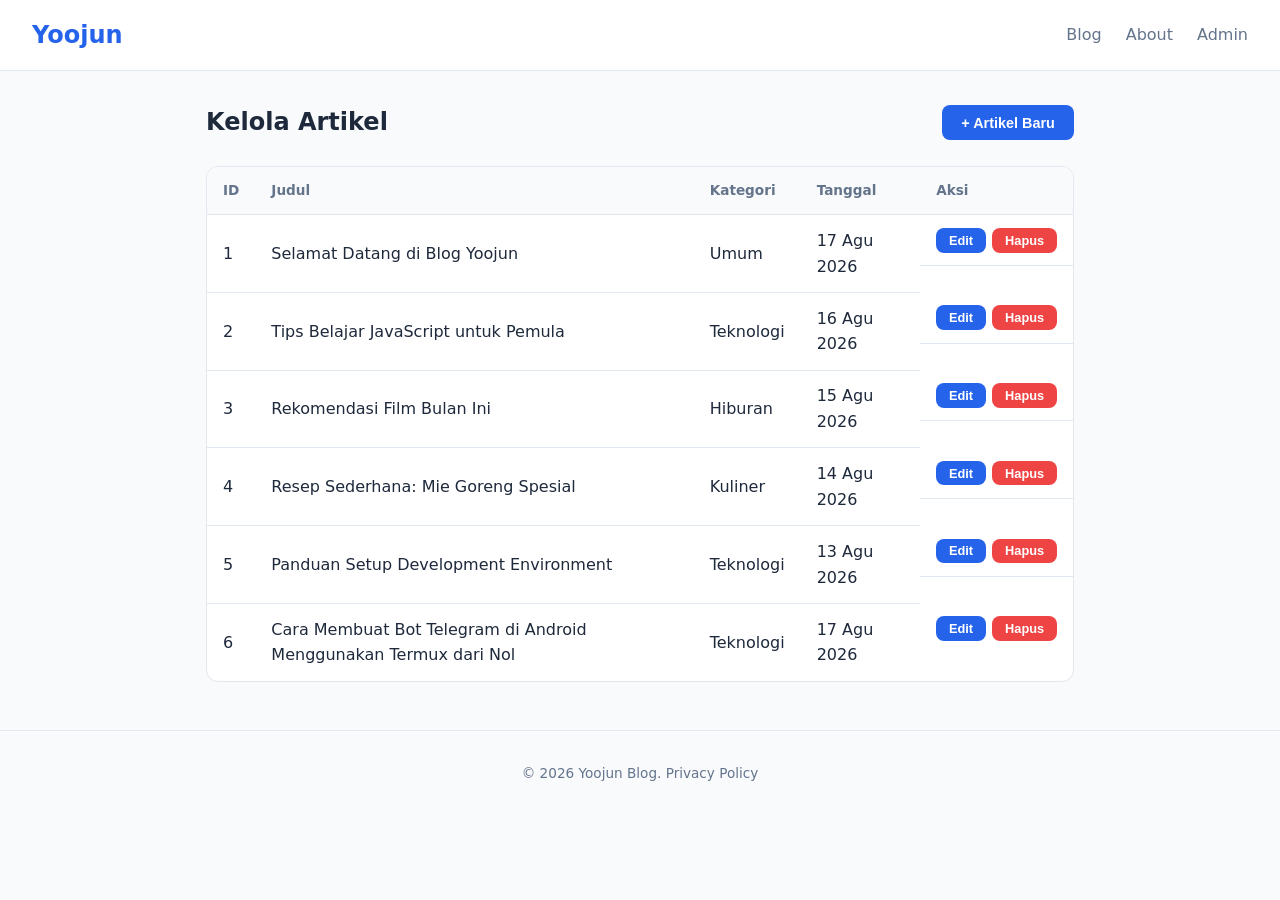
<file: admin.html>
<!DOCTYPE html>
<html lang="id">
<head>
    <meta charset="UTF-8">
    <meta name="viewport" content="width=device-width, initial-scale=1.0">
    <title>Admin - Yoojun Blog</title>
    <script async src="https://pagead2.googlesyndication.com/pagead/js/adsbygoogle.js?client=ca-pub-4374977440367949" crossorigin="anonymous"></script>
    <link rel="stylesheet" href="css/style.css">
</head>
<body>
    <nav>
        <a href="index.html" class="logo">Yoojun</a>
        <div class="nav-links">
            <a href="index.html">Blog</a>
            <a href="about.html">About</a>
            <a href="admin.html">Admin</a>
        </div>
    </nav>

    <div class="admin-container">
        <div class="admin-header">
            <h2>Kelola Artikel</h2>
            <button class="btn btn-primary" onclick="openModal()">+ Artikel Baru</button>
        </div>

        <div class="admin-table">
            <table>
                <thead>
                    <tr>
                        <th>ID</th>
                        <th>Judul</th>
                        <th>Kategori</th>
                        <th>Tanggal</th>
                        <th>Aksi</th>
                    </tr>
                </thead>
                <tbody id="articleTableBody"></tbody>
            </table>
        </div>
    </div>

    <div class="modal-overlay" id="modal">
        <div class="modal">
            <h2 id="modalTitle">Artikel Baru</h2>
            <form id="articleForm">
                <label for="inputTitle">Judul</label>
                <input type="text" id="inputTitle" required>

                <label for="inputCategory">Kategori</label>
                <input type="text" id="inputCategory" placeholder="contoh: Teknologi, Hiburan" required>

                <label for="inputTags">Tag (koma)</label>
                <input type="text" id="inputTags" placeholder="contoh: javascript, tips, tutorial">

                <label for="inputContent">Konten</label>
                <textarea id="inputContent" required></textarea>

                <div class="btn-row">
                    <button type="button" class="btn" onclick="closeModal()">Batal</button>
                    <button type="submit" class="btn btn-primary">Simpan</button>
                </div>
            </form>
        </div>
    </div>

    <footer>&copy; 2026 Yoojun Blog. <a href="privacy.html" style="color:var(--text-light)">Privacy Policy</a></footer>

    <script src="js/data.js"></script>
    <script src="js/admin.js"></script>
    <script>initAdmin();</script>
</body>
</html>
</file>
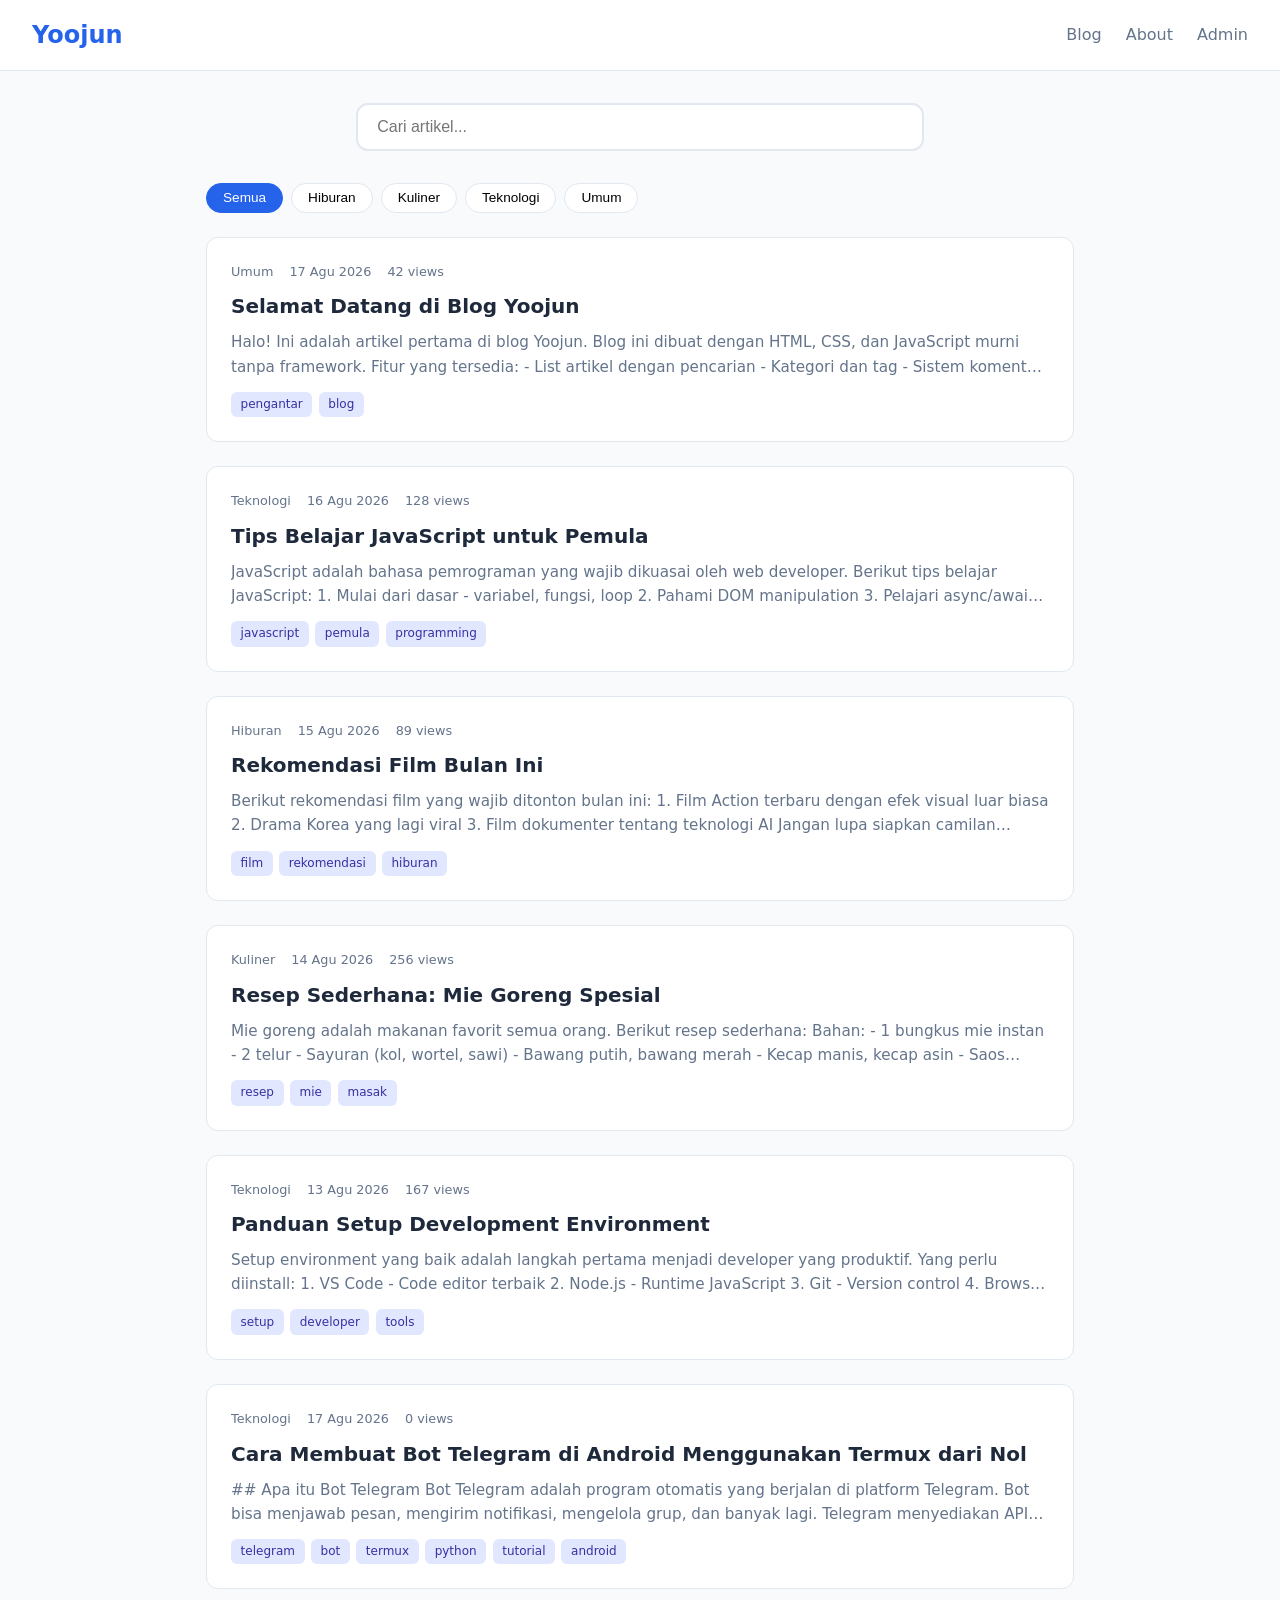
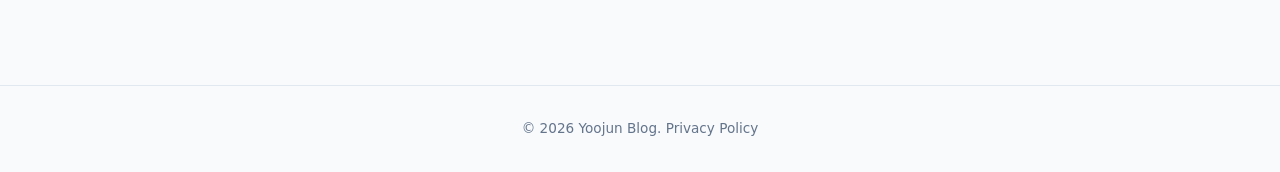
<file: article.html>
<!DOCTYPE html>
<html lang="id">
<head>
    <meta charset="UTF-8">
    <meta name="viewport" content="width=device-width, initial-scale=1.0">
    <title>Artikel - Yoojun Blog</title>
    <script async src="https://pagead2.googlesyndication.com/pagead/js/adsbygoogle.js?client=ca-pub-4374977440367949" crossorigin="anonymous"></script>
    <link rel="stylesheet" href="css/style.css">
</head>
<body>
    <nav>
        <a href="index.html" class="logo">Yoojun</a>
        <div class="nav-links">
            <a href="index.html">Blog</a>
            <a href="about.html">About</a>
            <a href="admin.html">Admin</a>
        </div>
    </nav>

    <div class="article-detail">
        <h1 id="articleTitle"></h1>
        <div class="meta" id="articleMeta"></div>
        <div class="tags" id="articleTags"></div>
        <div class="content" id="articleContent" style="margin-top:1.5rem;"></div>
    </div>

    <div class="comments">
        <h3>Komentar</h3>
        <form class="comment-form" id="commentForm">
            <input type="text" id="commentName" placeholder="Nama" required>
            <textarea id="commentText" placeholder="Tulis komentar..." rows="3" required></textarea>
            <button type="submit">Kirim Komentar</button>
        </form>
        <div id="commentList"></div>
    </div>

    <footer>&copy; 2026 Yoojun Blog. <a href="privacy.html" style="color:var(--text-light)">Privacy Policy</a></footer>

    <script src="js/data.js"></script>
    <script src="js/app.js"></script>
    <script>initArticle();</script>
</body>
</html>
</file>
<file: css/style.css>
* {
    margin: 0;
    padding: 0;
    box-sizing: border-box;
}

:root {
    --primary: #2563eb;
    --primary-dark: #1d4ed8;
    --bg: #f8fafc;
    --card: #ffffff;
    --text: #1e293b;
    --text-light: #64748b;
    --border: #e2e8f0;
    --danger: #ef4444;
    --success: #22c55e;
    --tag-bg: #e0e7ff;
    --tag-text: #3730a3;
}

body {
    font-family: 'Segoe UI', system-ui, -apple-system, sans-serif;
    background: var(--bg);
    color: var(--text);
    line-height: 1.6;
}

a {
    text-decoration: none;
    color: inherit;
}

/* NAV */
nav {
    background: var(--card);
    border-bottom: 1px solid var(--border);
    padding: 1rem 2rem;
    position: sticky;
    top: 0;
    z-index: 100;
    display: flex;
    justify-content: space-between;
    align-items: center;
}

nav .logo {
    font-size: 1.5rem;
    font-weight: 700;
    color: var(--primary);
}

nav .nav-links {
    display: flex;
    gap: 1.5rem;
    align-items: center;
}

nav .nav-links a {
    color: var(--text-light);
    font-weight: 500;
    transition: color 0.2s;
}

nav .nav-links a:hover {
    color: var(--primary);
}

/* SEARCH */
.search-box {
    max-width: 600px;
    margin: 2rem auto;
    padding: 0 1rem;
}

.search-box input {
    width: 100%;
    padding: 0.8rem 1.2rem;
    border: 2px solid var(--border);
    border-radius: 12px;
    font-size: 1rem;
    outline: none;
    transition: border-color 0.2s;
}

.search-box input:focus {
    border-color: var(--primary);
}

/* CATEGORIES */
.categories {
    display: flex;
    gap: 0.5rem;
    flex-wrap: wrap;
    max-width: 900px;
    margin: 0 auto 1.5rem;
    padding: 0 1rem;
}

.cat-btn {
    padding: 0.4rem 1rem;
    border: 1px solid var(--border);
    border-radius: 20px;
    background: var(--card);
    cursor: pointer;
    font-size: 0.85rem;
    transition: all 0.2s;
}

.cat-btn:hover,
.cat-btn.active {
    background: var(--primary);
    color: white;
    border-color: var(--primary);
}

/* ARTICLES GRID */
.articles {
    max-width: 900px;
    margin: 0 auto;
    padding: 0 1rem 3rem;
    display: grid;
    gap: 1.5rem;
}

.article-card {
    background: var(--card);
    border: 1px solid var(--border);
    border-radius: 12px;
    padding: 1.5rem;
    transition: transform 0.2s, box-shadow 0.2s;
    cursor: pointer;
}

.article-card:hover {
    transform: translateY(-2px);
    box-shadow: 0 4px 12px rgba(0, 0, 0, 0.08);
}

.article-card .meta {
    display: flex;
    gap: 1rem;
    font-size: 0.8rem;
    color: var(--text-light);
    margin-bottom: 0.5rem;
}

.article-card h2 {
    font-size: 1.25rem;
    margin-bottom: 0.5rem;
}

.article-card p {
    color: var(--text-light);
    font-size: 0.95rem;
    display: -webkit-box;
    -webkit-line-clamp: 2;
    -webkit-box-orient: vertical;
    overflow: hidden;
}

.tags {
    display: flex;
    gap: 0.4rem;
    margin-top: 0.8rem;
    flex-wrap: wrap;
}

.tag {
    background: var(--tag-bg);
    color: var(--tag-text);
    padding: 0.2rem 0.6rem;
    border-radius: 6px;
    font-size: 0.75rem;
}

/* ARTICLE DETAIL */
.article-detail {
    max-width: 700px;
    margin: 2rem auto;
    padding: 0 1rem;
}

.article-detail h1 {
    font-size: 2rem;
    margin-bottom: 0.5rem;
}

.article-detail .meta {
    color: var(--text-light);
    font-size: 0.9rem;
    margin-bottom: 1.5rem;
    display: flex;
    gap: 1rem;
}

.article-detail .content {
    font-size: 1.05rem;
    line-height: 1.8;
    white-space: pre-wrap;
}

.article-detail .content h2.section-heading {
    font-size: 1.4rem;
    margin-top: 2rem;
    margin-bottom: 0.8rem;
    padding-bottom: 0.3rem;
    border-bottom: 2px solid var(--border);
}

.article-detail .content h3 {
    font-size: 1.15rem;
    margin-top: 1.5rem;
    margin-bottom: 0.5rem;
}

.article-detail .content strong {
    font-weight: 700;
}

.article-detail .content ol,
.article-detail .content ul {
    margin: 0.8rem 0;
    padding-left: 1.5rem;
}

.article-detail .content li {
    margin-bottom: 0.3rem;
    white-space: normal;
}

.code-block {
    margin: 1.2rem 0;
    border-radius: 10px;
    overflow: hidden;
    border: 1px solid var(--border);
    background: #1e293b;
}

.code-header {
    display: flex;
    justify-content: space-between;
    align-items: center;
    padding: 0.4rem 1rem;
    background: #0f172a;
    font-size: 0.8rem;
}

.code-lang {
    color: #94a3b8;
    font-weight: 600;
    text-transform: uppercase;
    font-size: 0.75rem;
}

.copy-btn {
    background: rgba(255,255,255,0.1);
    border: none;
    color: #94a3b8;
    cursor: pointer;
    padding: 0.25rem 0.6rem;
    border-radius: 6px;
    font-size: 0.75rem;
    transition: all 0.2s;
}

.copy-btn:hover {
    background: rgba(255,255,255,0.2);
    color: white;
}

.code-block pre {
    margin: 0;
    padding: 1rem;
    overflow-x: auto;
}

.code-block code {
    color: #e2e8f0;
    font-family: 'Fira Code', 'Consolas', 'Courier New', monospace;
    font-size: 0.88rem;
    line-height: 1.6;
}

.inline-code {
    background: #e0e7ff;
    color: #3730a3;
    padding: 0.15rem 0.4rem;
    border-radius: 5px;
    font-family: 'Fira Code', 'Consolas', monospace;
    font-size: 0.9em;
}

.toc {
    background: var(--card);
    border: 1px solid var(--border);
    border-radius: 10px;
    padding: 1.2rem 1.5rem;
    margin-bottom: 2rem;
}

.toc strong {
    display: block;
    margin-bottom: 0.6rem;
    font-size: 1rem;
}

.toc ul {
    list-style: none;
    padding: 0;
    margin: 0;
}

.toc li {
    margin-bottom: 0.3rem;
}

.toc a {
    color: var(--primary);
    font-size: 0.92rem;
    transition: color 0.2s;
}

.toc a:hover {
    color: var(--primary-dark);
    text-decoration: underline;
}

/* COMMENTS */
.comments {
    max-width: 700px;
    margin: 3rem auto;
    padding: 0 1rem;
}

.comments h3 {
    margin-bottom: 1rem;
}

.comment-form {
    display: flex;
    flex-direction: column;
    gap: 0.8rem;
    margin-bottom: 2rem;
}

.comment-form input,
.comment-form textarea {
    padding: 0.7rem 1rem;
    border: 2px solid var(--border);
    border-radius: 8px;
    font-size: 0.95rem;
    outline: none;
    font-family: inherit;
}

.comment-form input:focus,
.comment-form textarea:focus {
    border-color: var(--primary);
}

.comment-form button {
    align-self: flex-start;
    padding: 0.6rem 1.5rem;
    background: var(--primary);
    color: white;
    border: none;
    border-radius: 8px;
    cursor: pointer;
    font-size: 0.95rem;
    font-weight: 600;
}

.comment-form button:hover {
    background: var(--primary-dark);
}

.comment-item {
    background: var(--card);
    border: 1px solid var(--border);
    border-radius: 8px;
    padding: 1rem;
    margin-bottom: 0.8rem;
}

.comment-item .name {
    font-weight: 600;
    font-size: 0.9rem;
}

.comment-item .date {
    font-size: 0.75rem;
    color: var(--text-light);
}

.comment-item .text {
    margin-top: 0.4rem;
    font-size: 0.95rem;
}

.comment-item .delete-btn {
    float: right;
    background: none;
    border: none;
    color: var(--danger);
    cursor: pointer;
    font-size: 0.8rem;
}

/* ADMIN */
.admin-container {
    max-width: 900px;
    margin: 2rem auto;
    padding: 0 1rem;
}

.admin-header {
    display: flex;
    justify-content: space-between;
    align-items: center;
    margin-bottom: 1.5rem;
}

.btn {
    padding: 0.6rem 1.2rem;
    border: none;
    border-radius: 8px;
    cursor: pointer;
    font-size: 0.9rem;
    font-weight: 600;
    transition: background 0.2s;
}

.btn-primary {
    background: var(--primary);
    color: white;
}

.btn-primary:hover {
    background: var(--primary-dark);
}

.btn-danger {
    background: var(--danger);
    color: white;
}

.btn-danger:hover {
    background: #dc2626;
}

.btn-sm {
    padding: 0.3rem 0.8rem;
    font-size: 0.8rem;
}

.admin-table {
    width: 100%;
    background: var(--card);
    border: 1px solid var(--border);
    border-radius: 12px;
    overflow: hidden;
}

.admin-table table {
    width: 100%;
    border-collapse: collapse;
}

.admin-table th,
.admin-table td {
    padding: 0.8rem 1rem;
    text-align: left;
    border-bottom: 1px solid var(--border);
}

.admin-table th {
    background: var(--bg);
    font-weight: 600;
    font-size: 0.85rem;
    color: var(--text-light);
}

.admin-table tr:last-child td {
    border-bottom: none;
}

.admin-table .actions {
    display: flex;
    gap: 0.4rem;
}

/* MODAL */
.modal-overlay {
    display: none;
    position: fixed;
    top: 0;
    left: 0;
    right: 0;
    bottom: 0;
    background: rgba(0, 0, 0, 0.5);
    z-index: 200;
    justify-content: center;
    align-items: center;
}

.modal-overlay.show {
    display: flex;
}

.modal {
    background: var(--card);
    border-radius: 12px;
    padding: 2rem;
    width: 90%;
    max-width: 600px;
    max-height: 85vh;
    overflow-y: auto;
}

.modal h2 {
    margin-bottom: 1.5rem;
}

.modal label {
    display: block;
    font-weight: 600;
    margin-bottom: 0.3rem;
    font-size: 0.9rem;
}

.modal input,
.modal textarea,
.modal select {
    width: 100%;
    padding: 0.6rem 0.8rem;
    border: 2px solid var(--border);
    border-radius: 8px;
    font-size: 0.95rem;
    margin-bottom: 1rem;
    outline: none;
    font-family: inherit;
}

.modal textarea {
    min-height: 200px;
    resize: vertical;
}

.modal input:focus,
.modal textarea:focus {
    border-color: var(--primary);
}

.modal .btn-row {
    display: flex;
    gap: 0.8rem;
    justify-content: flex-end;
    margin-top: 0.5rem;
}

/* EMPTY STATE */
.empty {
    text-align: center;
    padding: 3rem;
    color: var(--text-light);
}

/* FOOTER */
footer {
    text-align: center;
    padding: 2rem;
    color: var(--text-light);
    font-size: 0.85rem;
    border-top: 1px solid var(--border);
    margin-top: 3rem;
}

/* RESPONSIVE */
@media (max-width: 640px) {
    nav {
        padding: 0.8rem 1rem;
    }
    nav .logo {
        font-size: 1.2rem;
    }
    .article-detail h1 {
        font-size: 1.5rem;
    }
    .admin-table {
        font-size: 0.85rem;
    }
    .admin-table th,
    .admin-table td {
        padding: 0.5rem;
    }
}
</file>
